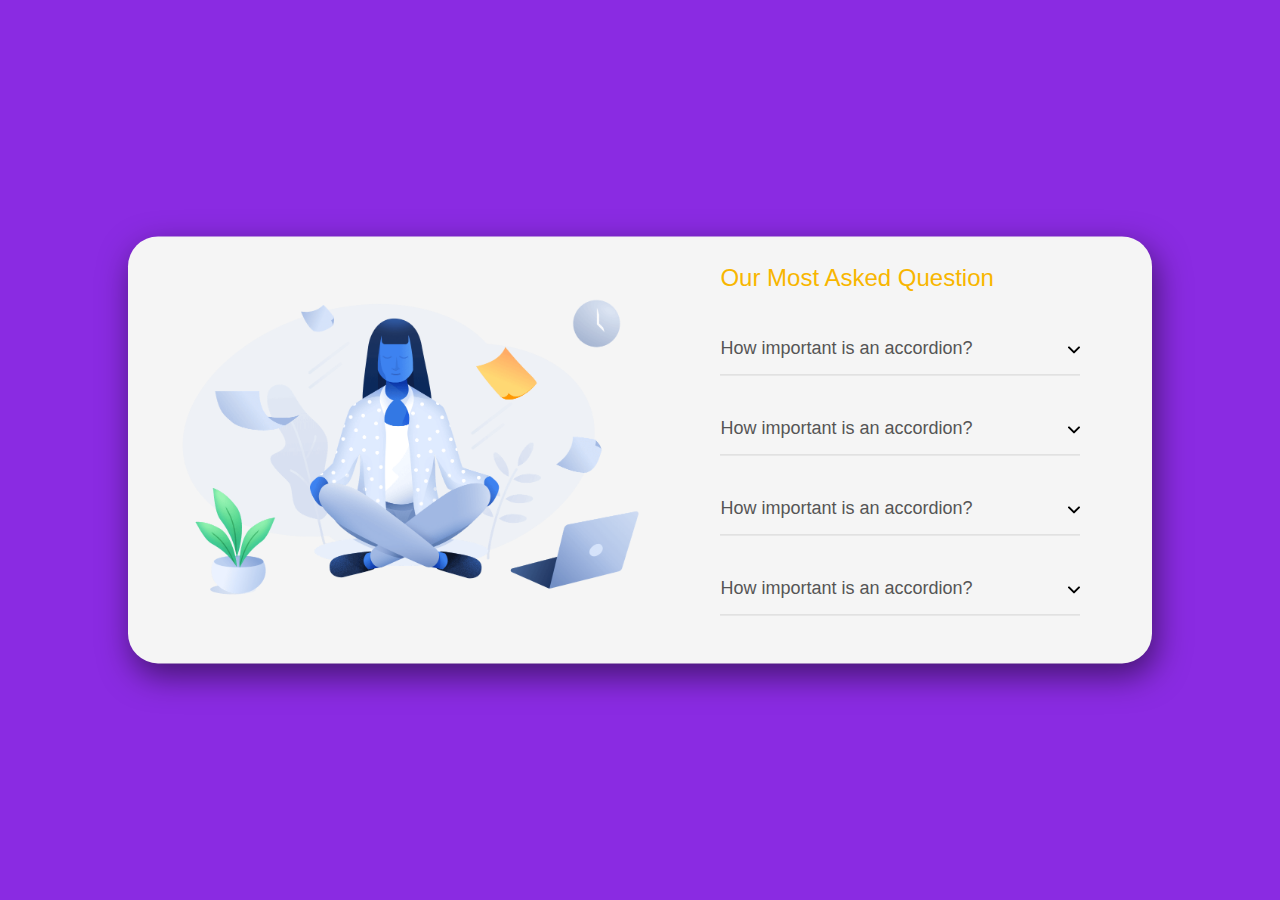
<file: Accordion/index.html>
<!DOCTYPE html>
<html lang="en">
  <head>
    <meta charset="UTF-8" />
    <meta http-equiv="X-UA-Compatible" content="IE=edge" />
    <meta name="viewport" content="width=device-width, initial-scale=1.0" />
    <link rel="stylesheet" href="css/style.css" />
    <title>ACCORDION</title>
  </head>
  <body>
    <main class="container">
      <div class="accordion-parent">
        <div class="mainleft">
          <img src="./img/illustration-8.png" alt="" />
        </div>
        <div class="accordion-container">
          <h3 class="accordion-title">Our most asked question</h3>
          <div class="accordion-content">
            <article class="accordion-qna">
              <div class="question">
                <p class="question-title">How important is an accordion?</p>
                <img src="./img/angle-down-solid.svg" alt="" class="icon" />
              </div>
              <div class="accordion-ans">
                <p>
                  Lorem ipsum, dolor sit amet consectetur adipisicing elit. Ea
                  illo sapiente accusamus eum, tempore minus quae veniam
                  perspiciatis eos cum.
                </p>
              </div>
            </article>
            <article class="accordion-qna">
              <div class="question">
                <p class="question-title">How important is an accordion?</p>
                <img src="./img/angle-down-solid.svg" alt="" class="icon" />
              </div>
              <div class="accordion-ans">
                <p>
                  Lorem ipsum, dolor sit amet consectetur adipisicing elit. Ea
                  illo sapiente accusamus eum, tempore minus quae veniam
                  perspiciatis eos cum.
                </p>
              </div>
            </article>
            <article class="accordion-qna">
              <div class="question">
                <p class="question-title">How important is an accordion?</p>
                <img src="./img/angle-down-solid.svg" alt="" class="icon" />
              </div>
              <div class="accordion-ans">
                <p>
                  Lorem ipsum, dolor sit amet consectetur adipisicing elit. Ea
                  illo sapiente accusamus eum, tempore minus quae veniam
                  perspiciatis eos cum.
                </p>
              </div>
            </article>
            <article class="accordion-qna">
              <div class="question">
                <p class="question-title">How important is an accordion?</p>
                <img src="./img/angle-down-solid.svg" alt="" class="icon" />
              </div>
              <div class="accordion-ans">
                <p>
                  Lorem ipsum, dolor sit amet consectetur adipisicing elit. Ea
                  illo sapiente accusamus eum, tempore minus quae veniam
                  perspiciatis eos cum.
                </p>
              </div>
            </article>
          </div>
        </div>
      </div>
    </main>
    <script src="app.js"></script>
  </body>
</html>
</file>
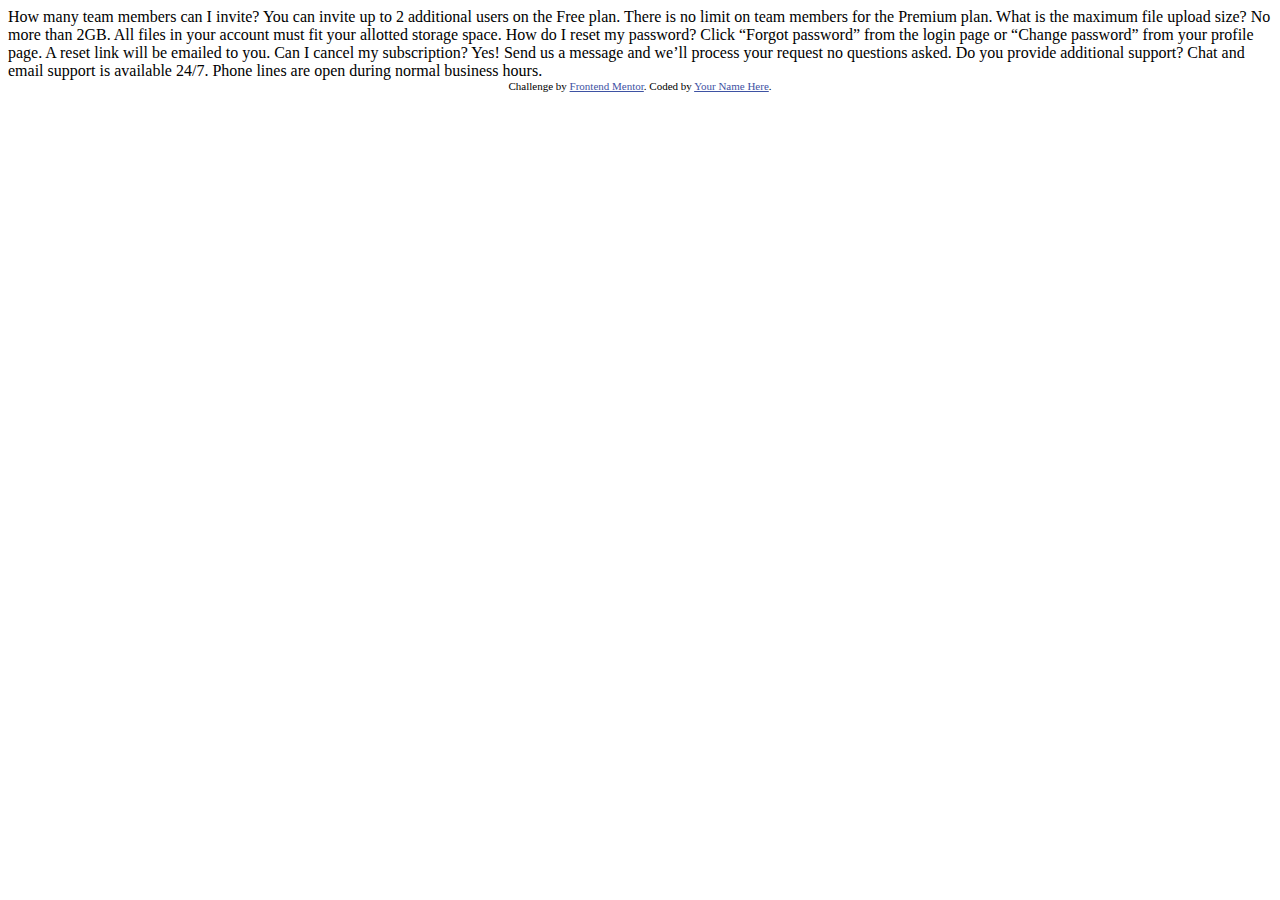
<file: faq-accordion-card-main/index.html>
<!DOCTYPE html>
<html lang="en">
<head>
  <meta charset="UTF-8">
  <meta name="viewport" content="width=device-width, initial-scale=1.0"> <!-- displays site properly based on user's device -->

  <link rel="icon" type="image/png" sizes="32x32" href="./images/favicon-32x32.png">
  
  <title>Frontend Mentor | FAQ Accordion Card</title>

  <!-- Feel free to remove these styles or customise in your own stylesheet 👍 -->
  <style>
    .attribution { font-size: 11px; text-align: center; }
    .attribution a { color: hsl(228, 45%, 44%); }
  </style>
</head>
<body>
  How many team members can I invite?
  You can invite up to 2 additional users on the Free plan. There is no limit on 
  team members for the Premium plan.

  What is the maximum file upload size?
  No more than 2GB. All files in your account must fit your allotted storage space.

  How do I reset my password?
  Click “Forgot password” from the login page or “Change password” from your profile page.
  A reset link will be emailed to you.

  Can I cancel my subscription?
  Yes! Send us a message and we’ll process your request no questions asked.

  Do you provide additional support?
  Chat and email support is available 24/7. Phone lines are open during normal business hours.

  <div class="attribution">
    Challenge by <a href="https://www.frontendmentor.io?ref=challenge" target="_blank">Frontend Mentor</a>. 
    Coded by <a href="#">Your Name Here</a>.
  </div>
</body>
</html>
</file>
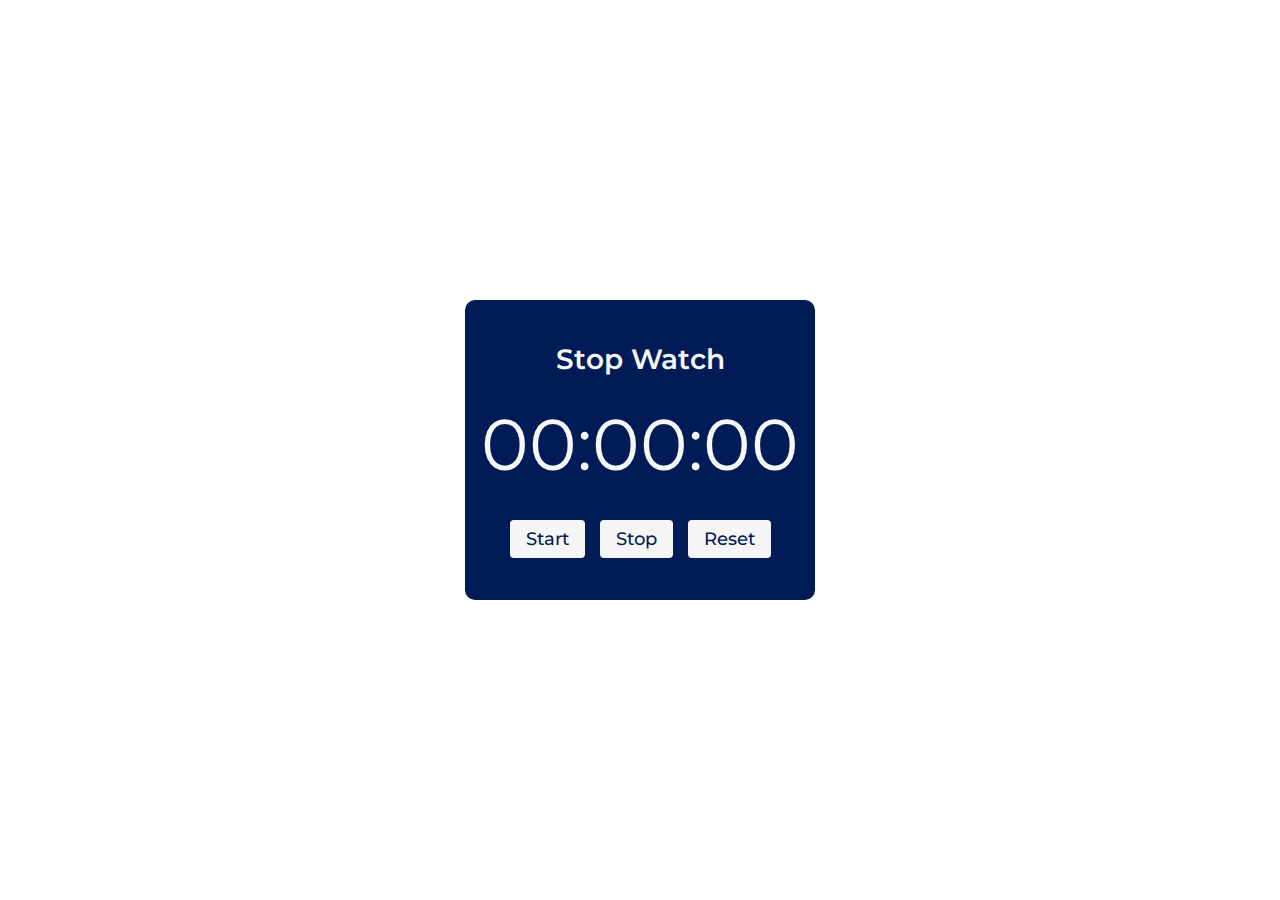
<file: stop watch/index.html>
<!DOCTYPE html>
<html lang="en">
  <head>
    <meta charset="UTF-8" />
    <meta http-equiv="X-UA-Compatible" content="IE=edge" />
    <meta name="viewport" content="width=device-width, initial-scale=1.0" />
    <link rel="stylesheet" href="style.css" />
    <title>simple stop watch</title>
  </head>
  <body>
    <div class="container">
      <div class="stopwatch">
        <h2 class="heading">Stop watch</h2>
        <!-- <p class="count-value">
          <span class="minutes">00</span>:<sapn class="seconds">00</sapn></span
          > -->
        <p class="count-value">
          <span class="minutes">00</span>:<sapn class="seconds">00</sapn>:<span
            class="tens"
            >00</span
          >
        </p>
        <div class="ctr-btn">
          <div class="btn start">start</div>
          <div class="btn stop">stop</div>
          <div class="btn reset">reset</div>
        </div>
      </div>
    </div>
    <script src="app.js"></script>
  </body>
</html>
</file>
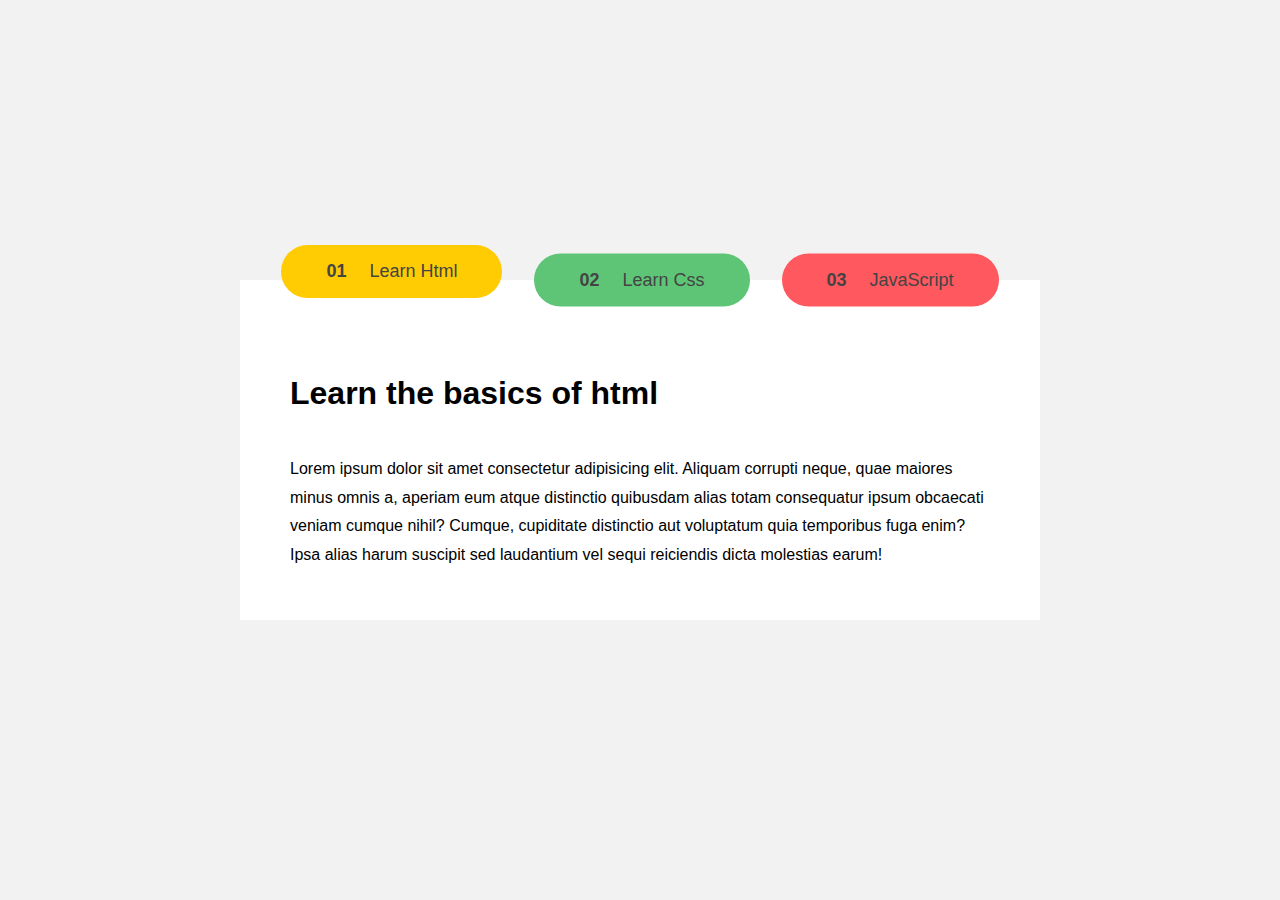
<file: TAB COMPONENT/index.html>
<!DOCTYPE html>
<html lang="en">
  <head>
    <meta charset="UTF-8" />
    <meta http-equiv="X-UA-Compatible" content="IE=edge" />
    <meta name="viewport" content="width=device-width, initial-scale=1.0" />
    <link rel="stylesheet" href="style.css" />
    <title>Building a tab components</title>
  </head>
  <body>
    <main>
      <div class="container operation">
        <div class="btn-tab-container">
          <button
            class="btn operations__tab operation-tab-1 operation-tab-active"
            data-tab="1"
          >
            <span>01</span>
            Learn Html
          </button>
          <button class="btn operations__tab operation-tab-2" data-tab="2">
            <span>02</span> Learn Css
          </button>
          <button class="btn operations__tab operation-tab-3" data-tab="3">
            <span>03</span> JavaScript
          </button>
        </div>
        <div
          class="operation-contents operation-contents-1 operation-content-active"
        >
          <h5 class="operation-header">Learn the basics of html</h5>
          <p>
            Lorem ipsum dolor sit amet consectetur adipisicing elit. Aliquam
            corrupti neque, quae maiores minus omnis a, aperiam eum atque
            distinctio quibusdam alias totam consequatur ipsum obcaecati veniam
            cumque nihil? Cumque, cupiditate distinctio aut voluptatum quia
            temporibus fuga enim? Ipsa alias harum suscipit sed laudantium vel
            sequi reiciendis dicta molestias earum!
          </p>
        </div>
        <div class="operation-contents operation-contents-2">
          <h5 class="operation-header">Learn css from zero to hero</h5>
          <p>
            Lorem ipsum dolor sit amet consectetur adipisicing elit. Aliquam
            corrupti neque, quae maiores minus omnis a, aperiam eum atque
            distinctio quibusdam alias totam consequatur ipsum obcaecati veniam
            cumque nihil? Cumque, cupiditate distinctio aut voluptatum quia
            temporibus fuga enim? Ipsa alias harum suscipit sed laudantium vel
            sequi reiciendis dicta molestias earum!
          </p>
        </div>
        <div class="operation-contents operation-contents-3">
          <h5 class="operation-header">Learn Javascript from zero to hero</h5>
          <p>
            Lorem ipsum dolor sit amet consectetur adipisicing elit. Aliquam
            corrupti neque, quae maiores minus omnis a, aperiam eum atque
            distinctio quibusdam alias totam consequatur ipsum obcaecati veniam
            cumque nihil? Cumque, cupiditate distinctio aut voluptatum quia
            temporibus fuga enim? Ipsa alias harum suscipit sed laudantium vel
            sequi reiciendis dicta molestias earum!
          </p>
        </div>
      </div>
    </main>
    <script src="app.js"></script>
  </body>
</html>
</file>
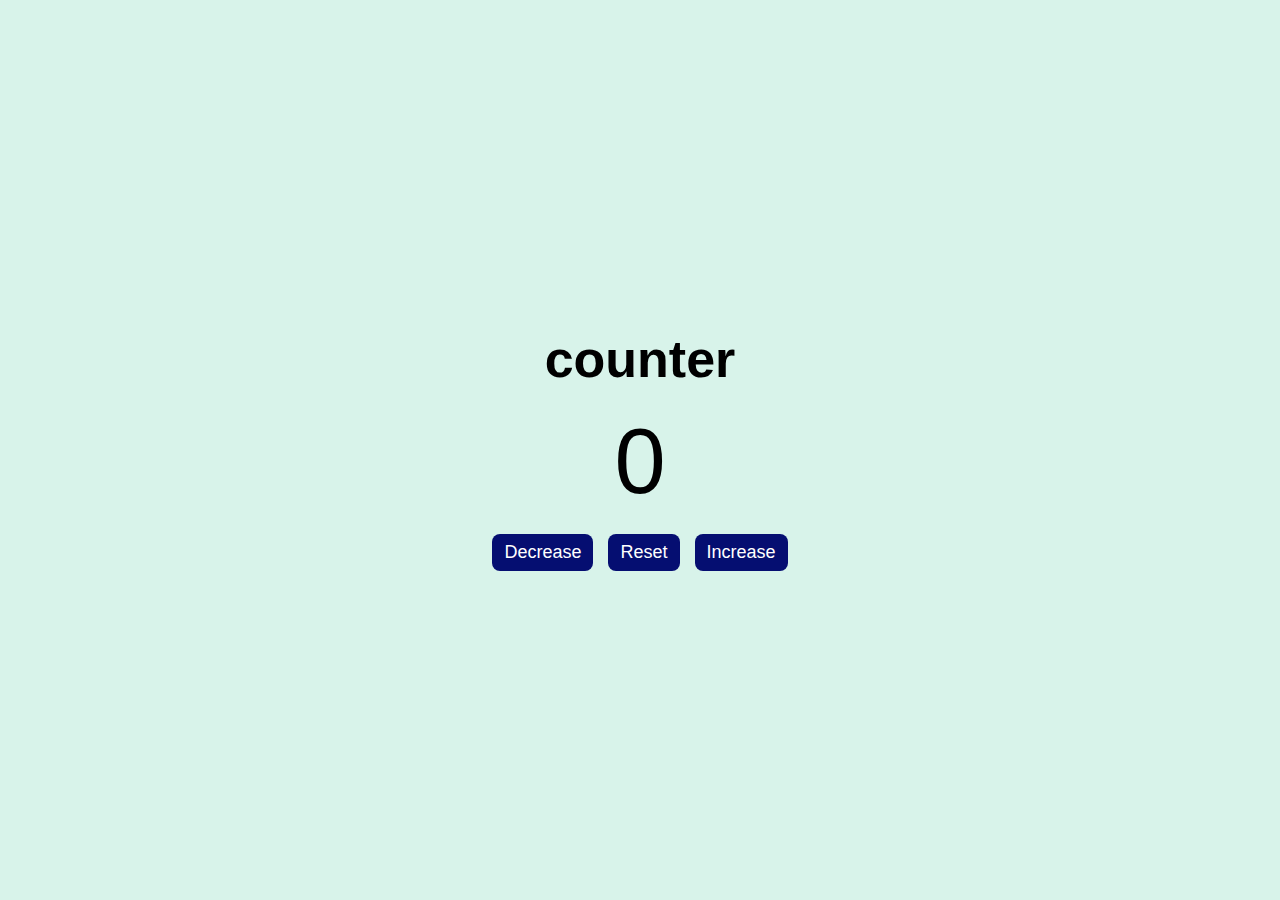
<file: simple counter/counter.html>
<!DOCTYPE html>
<html lang="en">
  <head>
    <meta charset="UTF-8" />
    <meta http-equiv="X-UA-Compatible" content="IE=edge" />
    <meta name="viewport" content="width=device-width, initial-scale=1.0" />
    <link rel="stylesheet" href="counter.css" />
    <title>counter</title>
  </head>
  <body>
    <main>
      <div class="container">
        <h1>counter</h1>
        <p class="counter-value">0</p>
        <div class="btns">
          <div class="btn decrease">Decrease</div>
          <div class="btn reset">Reset</div>
          <div class="btn increase">Increase</div>
        </div>
      </div>
    </main>

    <script src="counter.js"></script>
  </body>
</html>
</file>
<file: Accordion/css/style.css>
* {
  margin: 0;
  padding: 0;
  box-sizing: border-box;
}
img {
  width: 100%;
  height: 100%;
}

body {
  font-family: sans-serif;
  background-color: blueviolet;
  height: 100vh;
  position: relative;
}
.container {
  max-width: 1200px;
  margin: 0 auto;
}

.accordion-parent {
  display: flex;
  gap: 60px;
  align-items: center;
  justify-content: center;
  background: #f5f5f5;
  border-radius: 30px;
  box-shadow: 4px 12px 32px rgba(0, 0, 0, 0.5);
  position: absolute;
  top: 50%;
  left: 50%;
  transform: translate(-50%, -50%);
  width: 80%;
}
/* ////////////// ACCORDION/////////////////////// */
.mainleft {
  flex-basis: 45%;

  height: 100%;
}
.mainleft img {
  width: 100%;
  height: 100%;
}

.accordion-container {
  padding: 20px;
  flex-basis: 400px;
  flex-shrink: 0;
}
.accordion-title {
  font-size: 24px;
  font-weight: 500;
  line-height: 1.8;
  margin-bottom: 24px;
  text-transform: capitalize;
  color: #f8b600;
}
.accordion-qna {
  margin-bottom: 28px;
  border-bottom: 1px solid #d4d4d4;
  display: flex;
  flex-direction: column;
}
.question {
  display: flex;
  justify-content: space-between;
  align-items: center;
  transition: 0.3s;
}
.question-title {
  font-size: 18px;
  margin-right: 20px;
  margin: 15px 0;
  font-weight: 400;
  flex: 0 0 1;
  color: #555;
}
.icon {
  width: 12px;
  justify-self: center;
  transition: all 0.4s ease;
}
.accordion-ans {
  font-size: 18px;
  line-height: 1.8;
  font-size: 14px;
  margin-bottom: 15px;
  /* width: 80%; */
  display: none;
}

.active .accordion-ans {
  display: block;
  /* transform: translateZ(40px); */
  transition: all 0.4s ease-out;
}
.active .question-title {
  color: #f8b600;
  font-size: 22px;
  transition: all 0.4s;
}
.active .icon {
  transform: rotate(180deg);
}
.active .accordion-ans p {
  transition: all 0.4s;
}
</file>
<file: stop watch/style.css>
@import url("https://fonts.googleapis.com/css2?family=Montserrat:wght@500;600&family=Poppins:wght@400;500;600&family=Rubik:wght@400;500;600;700&display=swap");
* {
  margin: 0;
  padding: 0;
  box-sizing: border-box;
}
html {
  font-size: 10px;
}
body {
  font-family: "Montserrat", sans-serif;
  height: 100vh;
}
.container {
  width: 80%;
  height: 100%;
  margin: auto;
  display: flex;
  flex-direction: column;
  align-items: center;
  justify-content: center;
}

.stopwatch {
  display: flex;
  align-items: center;
  justify-content: center;
  flex-direction: column;
  padding: 20px;
  background-color: #001b56;
  width: 350px;
  height: 300px;
  border-radius: 10px;
}
.heading {
  font-size: 28px;
  color: #f5f5f5;
  font-weight: 600;
  margin-bottom: 24px;
  text-transform: capitalize;
}
.count-value {
  font-size: 72px;
  color: #f7f7f7;
  margin-bottom: 32px;
  font-weight: 400;
}
.ctr-btn {
  display: flex;
  gap: 15px;
}
.btn {
  background-color: #f5f5f5;
  color: #001b56;
  display: inline-block;
  padding: 8px 16px;
  border-radius: 4px;
  font-size: 18px;
  text-transform: capitalize;
  cursor: pointer;
  font-weight: 500;
  /* transition: all 0.3s ease; */
}

.btn:hover {
  /* background-color: black; */
  box-shadow: 0 0 20px rgba(0, 0, 0, 0.9);
}
.btn:active {
  transform: translateY(1px);
}
</file>
<file: TAB COMPONENT/style.css>
*,
*::after,
*::before {
  margin: 0;
  padding: 0;
  box-sizing: border-box;
}
:root {
  --color-primary: #5ec576;
  --color-secondary: #ffcb03;
  --color-tertiary: #ff585f;
  --color-primary-darker: #4bbb7d;
  --color-secondary-darker: #ffbb00;
  --color-tertiary-darker: #fd424b;
  --color-primary-opacity: #5ec5763a;
  --color-secondary-opacity: #ffcd0331;
  --color-tertiary-opacity: #ff58602d;
  --gradient-primary: linear-gradient(to top left, #39b385, #9be15d);
  --gradient-secondary: linear-gradient(to top left, #ffb003, #ffcb03);
}
body {
  font-family: sans-serif;
  background-color: #f2f2f2;
}
main {
  display: flex;
  align-items: center;
  justify-content: center;
  height: 100vh;
}
.btn {
  display: inline-block;
  font-size: 18px;
  cursor: pointer;
  padding: 16px 45px;
  outline: none;
  border: none;
  background-color: var(--color-primary);
  font-weight: 500;
  transition: all 0.3s;
  border-radius: 50px;
  color: #444;
}
.btn:hover {
  background-color: var(--color-primary-darker);
}
.container {
  max-width: 50rem;
  margin: auto;
  background-color: #fff;
}
.btn-tab-container {
  display: flex;
  align-items: center;
  justify-content: center;
}
.operations__tab {
  margin-right: 32px;
  transform: translateY(-50%);
}
.operations__tab span {
  margin-right: 18px;
  font-weight: 600;
  display: inline-block;
}
.operation-tab-1 {
  background-color: var(--color-secondary);
}
.operation-tab-1:hover {
  background-color: var(--color-secondary-darker);
}
.operation-tab-3 {
  background-color: var(--color-tertiary);
  margin: 0;
}
.operation-tab-3:hover {
  background-color: var(--color-tertiary-darker);
}
.operation-tab-active {
  transform: translateY(-66%);
}

.operation-contents {
  display: none;
}
.operation-content-active {
  display: grid;
}
.operation-header {
  margin: 32px 50px;
  font-size: 32px;
  line-height: 1.8;
}
.bg {
  background-color: red;
  color: white;
}
.operation-contents p {
  font-size: 16px;
  line-height: 1.8;
  margin: 0 50px 50px 50px;
}
</file>
<file: simple counter/counter.css>
* {
  margin: 0;
  padding: 0;
  box-sizing: border-box;
}

body {
  font-family: sans-serif;
  height: 100vh;
  position: relative;
  background-color: #d8f3ea;
}
.container {
  max-width: 100%;
  width: 80%;
  height: 100%;
  display: flex;
  flex-direction: column;
  align-items: center;
  justify-content: center;
  position: absolute;
  top: 50%;
  left: 50%;
  transform: translate(-50%, -50%);
  gap: 20px;
}
.btns {
  display: flex;
  align-items: center;
  justify-content: center;
  gap: 15px;
  flex-direction: row;
}
.btn {
  background-color: #050e71;
  color: #fff;
  font-size: 18px;
  padding: 8px 12px;
  border-radius: 8px;
  cursor: pointer;
  transition: all 0.2s ease-in;
}

.btn:hover {
  background: #5259ae;
}
h1 {
  font-size: 52px;
}
.counter-value {
  font-size: 92px;
}
</file>
